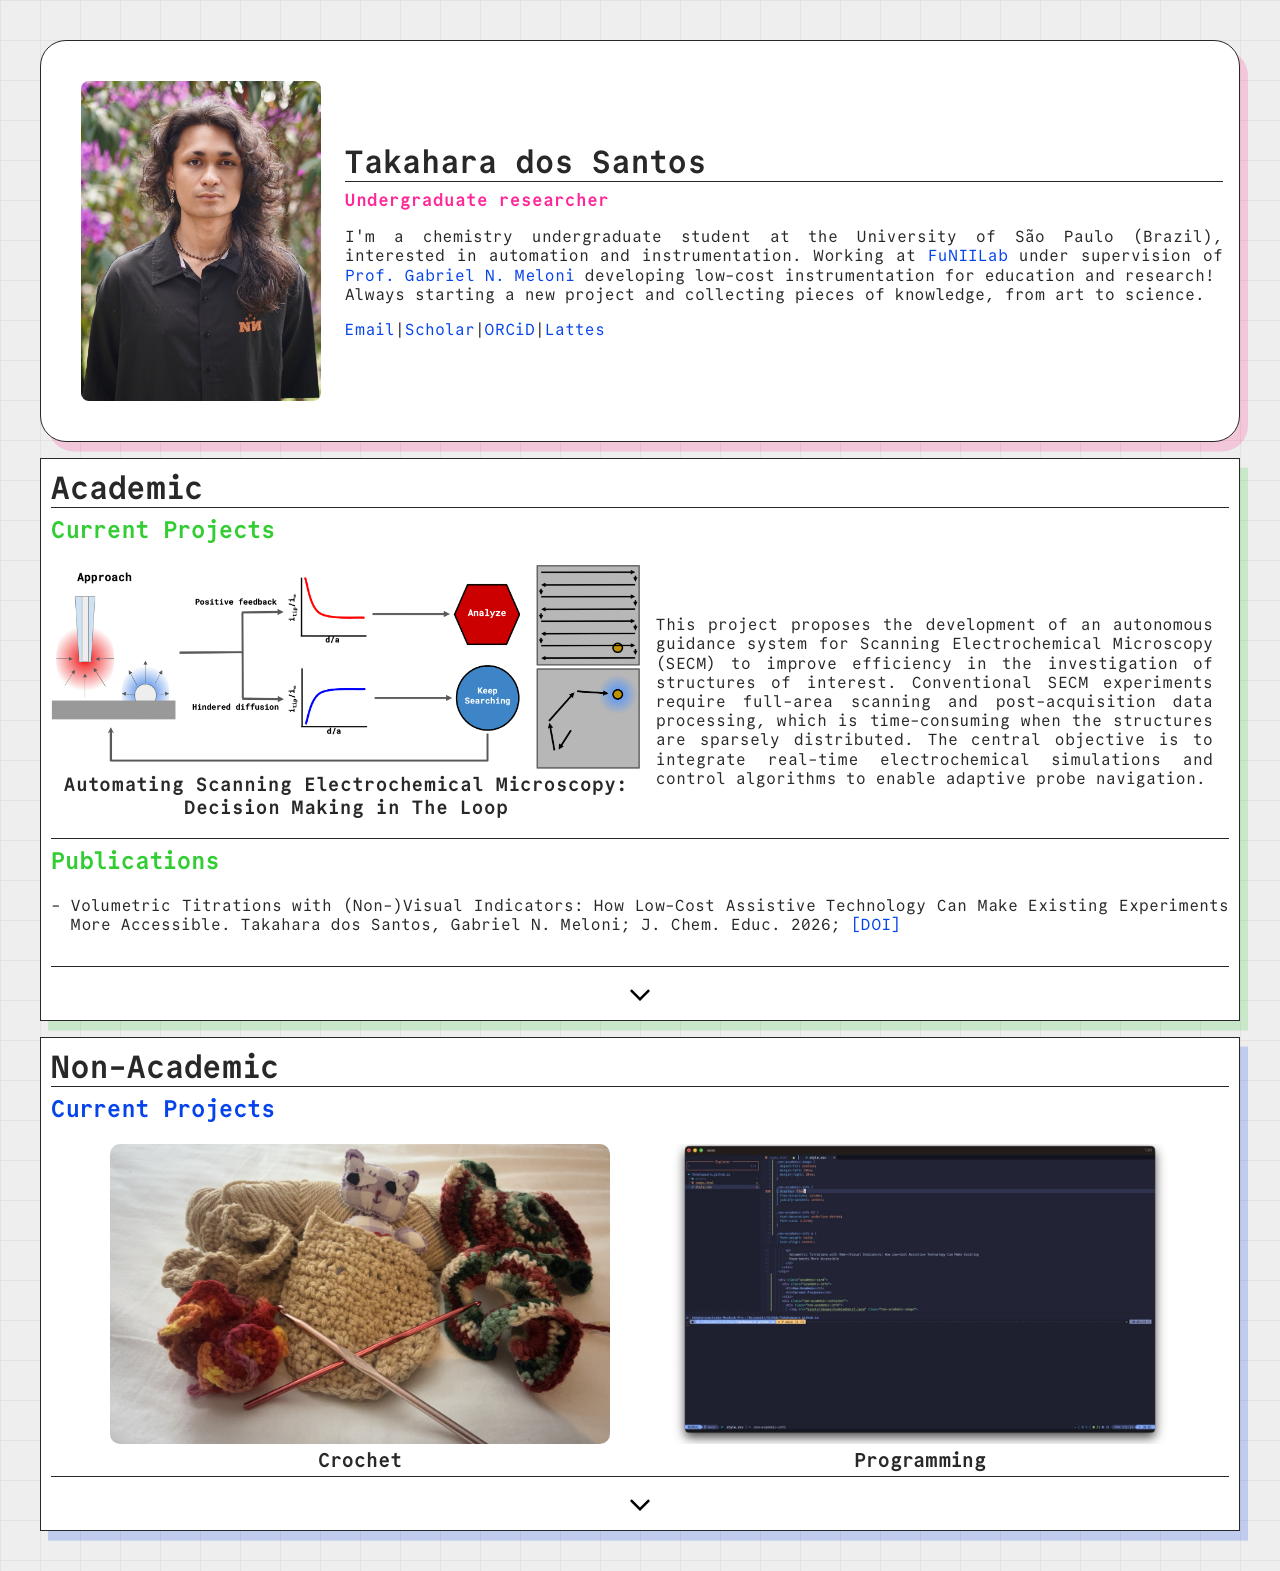
<file: index.html>
<!doctype html>
<html lang="en">
  <head>
    <meta charset="utf-8" />
    <meta name="viewport" content="width=device-width, initial-scale=1.0" />
    <link rel="stylesheet" href="style.css" />
    <script text="text/javascript" src="expand.js" defer></script>
    <link rel="icon" type="image" href="./assets/favicon/favicon.png" />
    <title>Takahara dos Santos</title>
  </head>

  <body>
    <!-- Profile -->
    <div class="profile-card">
      <img
        src="./assets/images/profileImage.webp"
        alt="My profile image"
        class="profile-image"
      />
      <div class="profile-info">
        <h1>Takahara dos Santos</h1>
        <h2>Undergraduate researcher</h2>
        <p>
          I'm a chemistry undergraduate student at the University of São Paulo
          (Brazil), interested in automation and instrumentation. Working at
          <a target="_blank" href="https://www.funiilab.com/">FuNIILab</a> under
          supervision of
          <a
            target="_blank"
            href="https://scholar.google.com/citations?user=do7ijcEAAAAJ&hl=en&oi=ao"
            >Prof. Gabriel N. Meloni</a
          >
          developing low-cost instrumentation for education and research! <br />
          Always starting a new project and collecting pieces of knowledge, from
          art to science.
        </p>
        <div class="profile-contact">
          <a target="_blank" href="mailto:takahra.santos@usp.br">Email</a>
          <p>|</p>
          <a
            target="_blank"
            href="https://scholar.google.com/citations?user=e5hEqAcAAAAJ&hl=pt-BR&authuser=1"
            >Scholar</a
          >
          <p>|</p>
          <a target="_blank" href="https://orcid.org/0000-0002-8720-2507"
            >ORCiD</a
          >
          <p>|</p>
          <a target="_blank" href="http://lattes.cnpq.br/4631673247175651"
            >Lattes</a
          >
        </div>
      </div>
    </div>

    <!-- Academic -->
    <div class="academic-card">
      <h1>Academic</h1>
      <h2>Current Projects</h2>
      <div class="academic-container">
        <div class="academic-paper">
          <img src="./assets/images/academic2.webp" />
          <p>
            Automating Scanning Electrochemical Microscopy: Decision Making in
            The Loop
          </p>
        </div>
        <p class="academic-paper-description">
          This project proposes the development of an autonomous guidance system
          for Scanning Electrochemical Microscopy (SECM) to improve efficiency
          in the investigation of structures of interest. Conventional SECM
          experiments require full-area scanning and post-acquisition data
          processing, which is time-consuming when the structures are sparsely
          distributed. The central objective is to integrate real-time
          electrochemical simulations and control algorithms to enable adaptive
          probe navigation.
        </p>
      </div>
      <h2>Publications</h2>
      <div class="academic-experience">
        <ul>
          <li>
            Volumetric Titrations with (Non-)Visual Indicators: How Low-Cost
            Assistive Technology Can Make Existing Experiments More Accessible.
            Takahara dos Santos, Gabriel N. Meloni; J. Chem. Educ. 2026;
            <a
              target="_blank"
              href="https://doi.org/10.1021/acs.jchemed.6c01007"
            >
              [DOI]
            </a>
          </li>
        </ul>
      </div>
      <ul class="preview">
        <div>
          <h2>Experience</h2>
          <div class="academic-experience">
            <ul>
              <li>
                B. Sc. Chemistry, University of São Paulo, 2022 - Present, IC
                FAPESP Fellowship
              </li>
              <li>
                Research Intern at University of Illinois Urbana-Champaing under
                supervision
                <a
                  target="_blank"
                  href="https://scholar.google.com/citations?hl=en&user=RFe09KwAAAAJ&view_op=list_works&sortby=pubdate"
                  >Prof. Joaquín Rodríguez-López</a
                >, 2026, BEPE FAPESP Fellowship
              </li>
              <li>
                Teacher Assistant at State School Major Arcy - 2022 - 2023,
                PIBID Fellowship
              </li>
              <li>
                Poster Presentation, 48<sup>th</sup> Brazilian Chemical Society
                Annual Meeting, 2025, Best Analytical Poster
              </li>

              <li>
                Poster Presentation, 33<sup>th</sup> USP International Symposium
                of Undergraduate Research, 2025, Honor Mention
              </li>
              <li>
                Poster Presentation, XXV Brazilian Symposium on
                Electrochemistry, 2025
              </li>
              <li>
                Panel Discussion, VI Instituto de Química-USP Congress, 2024
              </li>
            </ul>
          </div>
        </div>
      </ul>
      <button onclick="togglePreview(this)" class="dropdown-btn">
        <svg
          xmlns="http://www.w3.org/2000/svg"
          height="24px"
          viewBox="0 -960 960 960"
          width="24px"
          fill="#000"
        >
          <path d="m321-80-71-71 329-329-329-329 71-71 400 400L321-80Z" />
        </svg>
      </button>
    </div>
    <!-- Non-Academic -->
    <!-- TODO: Add .html file for each project -->
    <div class="non-academic-card">
      <h1>Non-Academic</h1>
      <h2>Current Projects</h2>
      <div class="non-academic-container">
        <div class="non-academic-info">
          <div id="span" onclick="togglePopUp(this)" class="span">
            <img
              src="./assets/images/nonAcademic1.webp"
              class="non-academic-image"
            />
            <span>
              In July 2026, I visited the
              <a
                target="_blank"
                href="https://kam.illinois.edu/exhibition/stitching-ecologies-urbana-champaign-satellite-crochet-coral-reef"
                >Krennert Art Museum</a
              >
              where a giant
              <a target="_blank" href="https://crochetcoralreef.org/"
                >crochet coral reef</a
              >installation was on display, created by
              <a target="_blank" href="https://christine-wertheim.com/"
                >Christine Wertheim</a
              >
              and
              <a target="_blank" href="https://www.margaretwertheim.com/"
                >Margaret Wertheim.</a
              >
              It was so colorful and creative that I instantly felt the need to
              know how it was made. So I went to the
              <a target="_blank" href="https://www.the-idea-store.org/"
                >The Idea Store,</a
              >
              bought my first hook and yarn, and googled "How to Crochet", the
              first few days were terrible, but soon I was able to follow a
              tutorial to crochet my own hyperbolic coral!
            </span>
          </div>
          <p>Crochet</p>
        </div>
        <div class="non-academic-info">
          <div id="span2" onclick="togglePopUp2(this)" class="span">
            <img
              src="assets/images/nonAcademic2.webp"
              class="non-academic-image"
            />
            <span>
              When I was 12 years old, I told my mom that I wanted to be a game
              developer. Obviously, I had no idea what I was talking about, I
              was just a kid in 2015 watching
              <a target="_blank" href="https://en.wikipedia.org/wiki/Minecraft"
                >Minecraft</a
              >
              video on YouTube. But my lovely mother found a programming school
              for kids in my
              <a target="_blank" href="https://en.wikipedia.org/wiki/Campinas"
                >hometown</a
              >
              and enrolled me. Since then, programming has stayed in my life in
              some way, but I never took it seriously. Now, I am trying to learn
              more by building
              <a target="_blank" href="https://github.com/Takahaaaara"
                >projects</a
              >
              like this personal website to honor that childhood curiosity.
            </span>
          </div>
          <p>Programming</p>
        </div>
      </div>
      <ul class="preview">
        <div>
          <h2>Projects</h2>
          <div class="non-academic-container">
            <div class="non-academic-info">
              <div id="span3" onclick="togglePopUp3(this)" class="span">
                <img
                  src="./assets/images/nonAcademic3.webp"
                  class="non-academic-image"
                />
                <span>
                  I made my first friends in college at a QiB (Quinta i Breja |
                  <i>Thursday n Beer</i>) a typical party inside
                  <a
                    target="_blank"
                    href="https://en.wikipedia.org/wiki/University_of_S%C3%A3o_Paulo"
                    >USP.</a
                  >
                  Back then, QiBs were organized by a artistic and cultural
                  collective formed by
                  <a target="_blank" href="https://www.eca.usp.br/en">ECA</a>
                  students called
                  <a target="_blank" href="https://www.instagram.com/canilvive/"
                    >CANiL,</a
                  >
                  at one point they posted on Instagram that they were
                  recruiting new members, so I submitted my application and
                  waited. A week later they messaged asking if I wanted to work
                  at their next QiB. That’s how I started, and I 'never'
                  stopped.
                </span>
              </div>
              <p>CANiL</p>
            </div>
            <div class="non-academic-info">
              <div id="span4" onclick="togglePopUp4(this)" class="span">
                <img
                  src="./assets/images/nonAcademic4.webp"
                  class="non-academic-image"
                />
                <span>
                  "<a
                    target="_blank"
                    href="https://www.instagram.com/sindj.usp/"
                    >Sindicato dos DJs da USP [SinDJ-USP]</a
                  >" (<i>USP DJs' Labor Union</i>) was a project I created to
                  host workshops with experienced DJs on campus, teaching new
                  students how to play a set, use the equipment, and more. The
                  funniest part is that while a "DJ labor union" started as a
                  joke, it lowkey turned into a reality, a complete
                  <a
                    target="_blank"
                    href="https://en.wikipedia.org/wiki/Hyperstition"
                    >hyperstition.</a
                  >
                  I actually ended up having meetings and discussions during
                  student strikes about gig payment and artistic freedom at
                  university parties.
                </span>
              </div>
              <p>SinDJ-USP</p>
            </div>
            <div class="non-academic-info">
              <a href="vj.html">
                <img
                  src="./assets/images/nonAcademic5.webp"
                  class="non-academic-image"
                />
              </a>
              <p>VJ</p>
            </div>
          </div>
        </div>
      </ul>
      <button onclick="togglePreview(this)" class="dropdown-btn">
        <svg
          xmlns="http://www.w3.org/2000/svg"
          height="24px"
          viewBox="0 -960 960 960"
          width="24px"
          fill="#000"
        >
          <path d="m321-80-71-71 329-329-329-329 71-71 400 400L321-80Z" />
        </svg>
      </button>
    </div>
  </body>
</html>
</file>
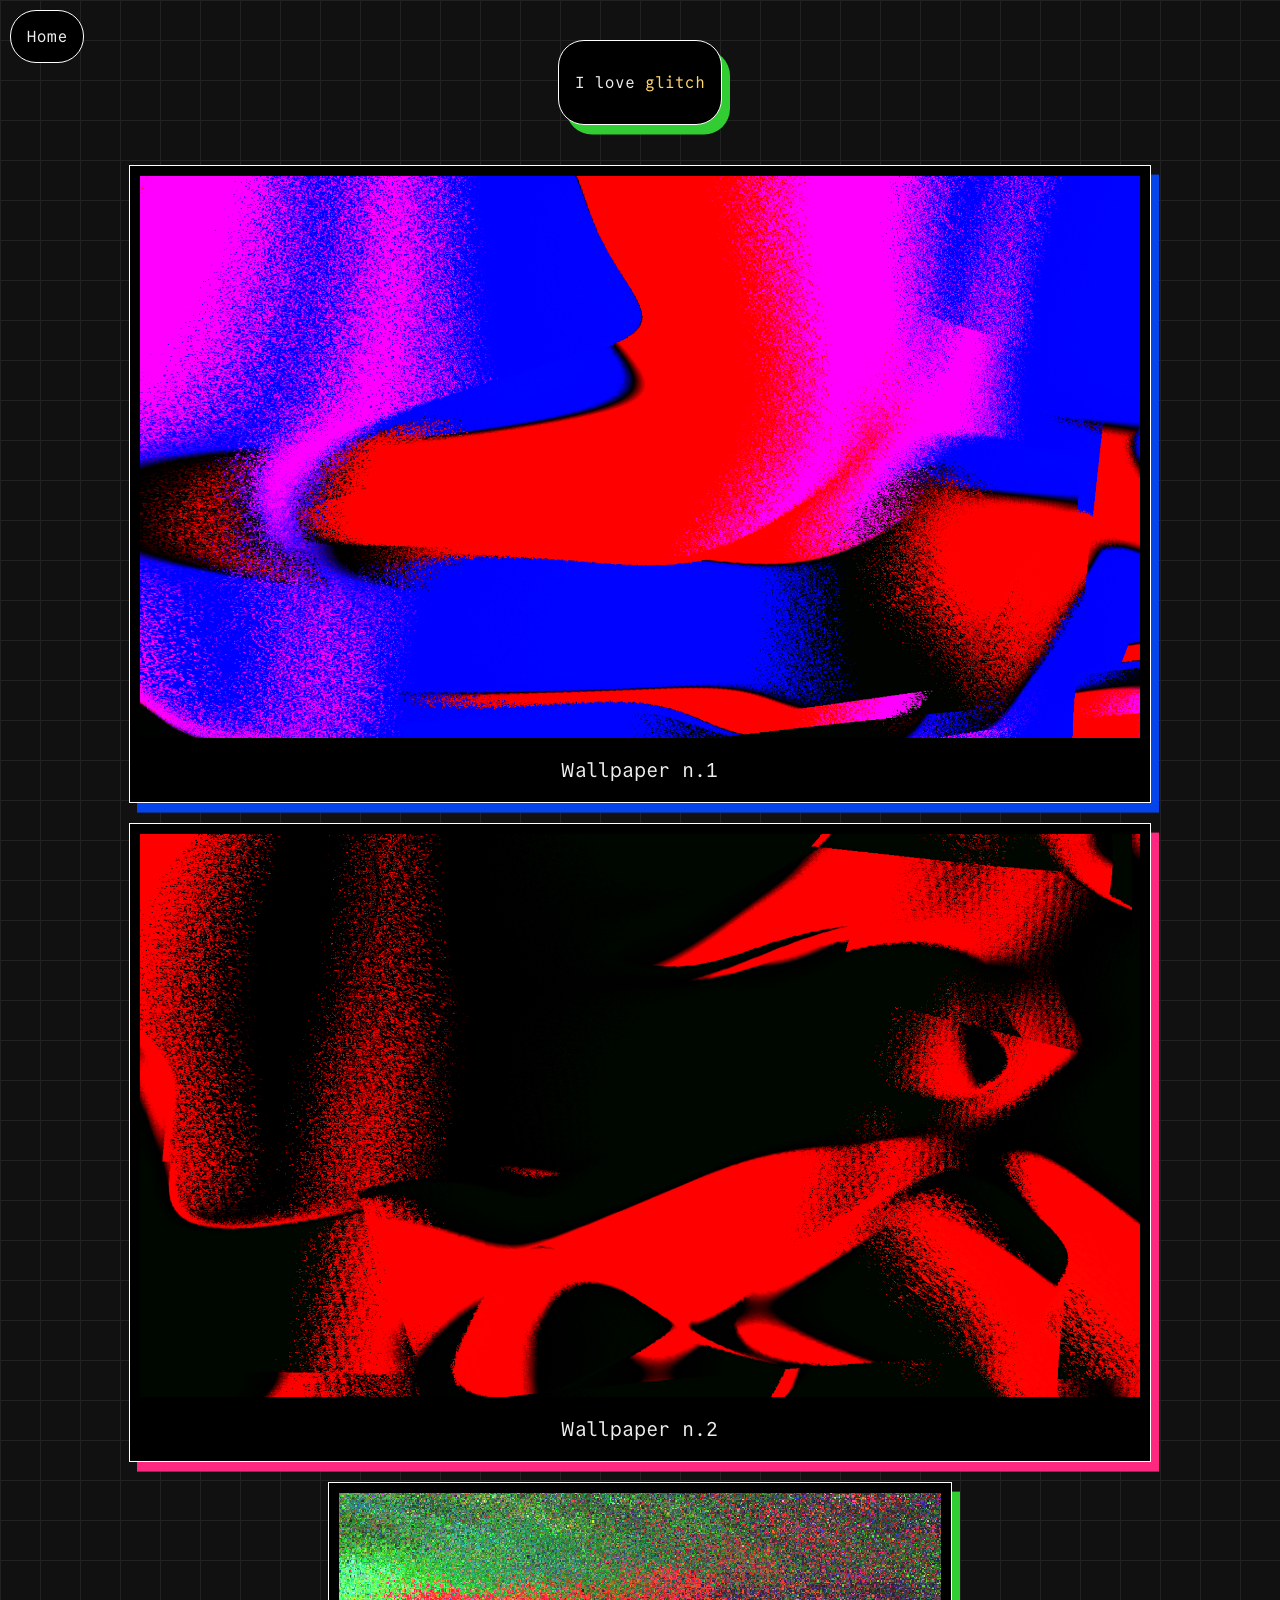
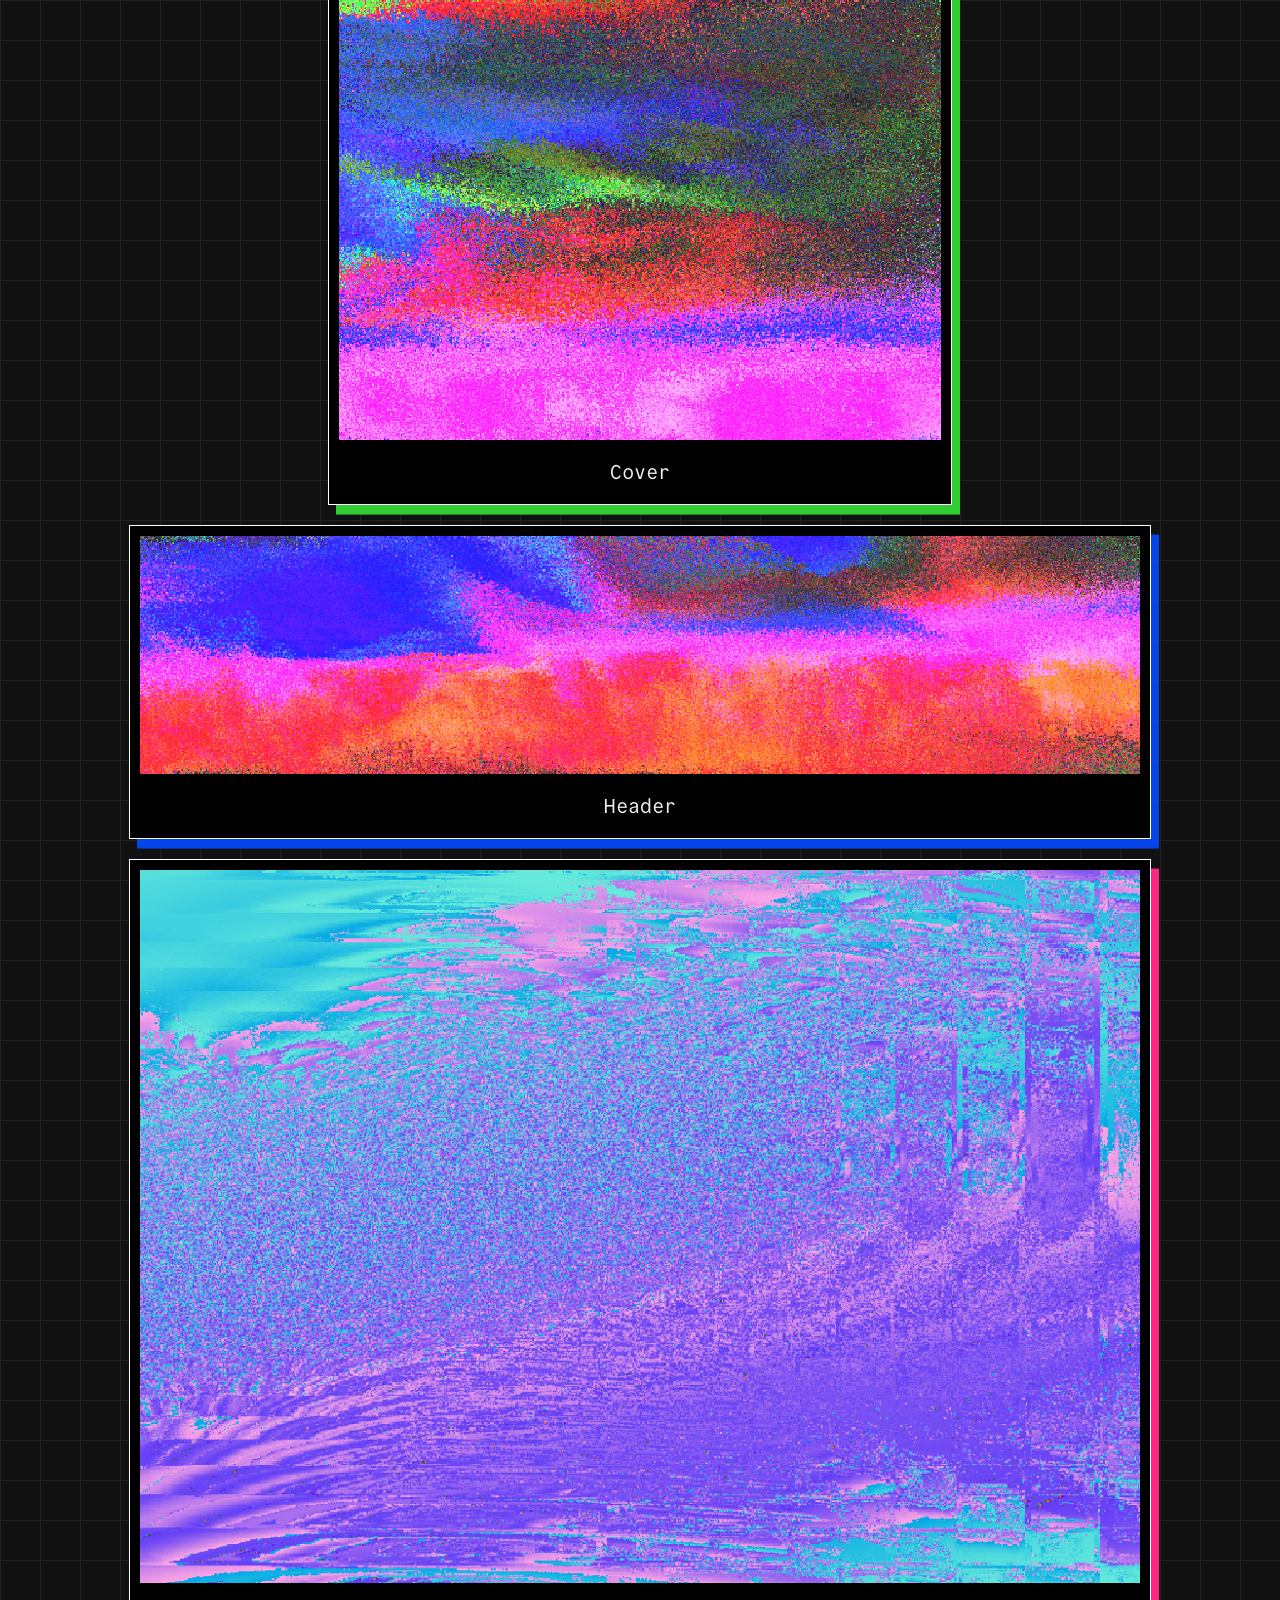
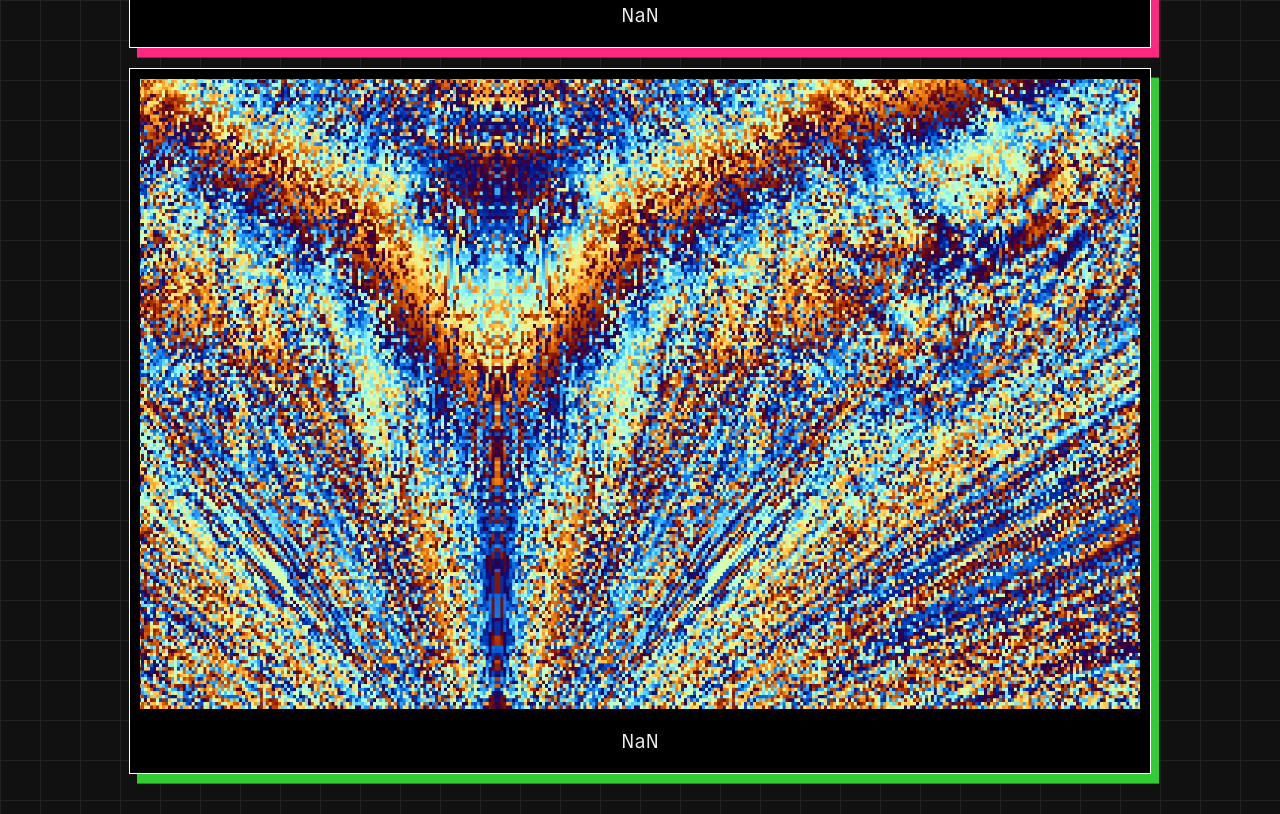
<file: vj.html>
<!doctype html>
<html lang="en">
  <head>
    <meta charset="utf-8" />
    <meta name="viewport" content="width=device-width, initial-scale=1.0" />
    <link rel="stylesheet" href="styleVj.css" />
    <link rel="icon" type="image" href="./assets/favicon/favicon.png" />
    <title>Takahara dos Santos</title>
  </head>

  <body>
    <header>
      <a href="index.html">Home</a>
    </header>
    <div class="head-card">
      <p>
        I love
        <a target="_blank" href="https://en.wikipedia.org/wiki/Glitch"
          >glitch</a
        >
      </p>
    </div>
    <div class="image-card">
      <img src="./assets/vj/vj3.webp" />
      <p>Wallpaper n.1</p>
    </div>
    <div class="image-card">
      <img src="./assets/vj/vj4.webp" />
      <p>Wallpaper n.2</p>
    </div>
    <div class="image-card">
      <img src="./assets/vj/vj1.webp" />
      <p>Cover</p>
    </div>
    <div class="image-card">
      <img src="./assets/vj/vj2.webp" />
      <p>Header</p>
    </div>
    <div class="image-card">
      <img src="./assets/vj/vj5.webp" />
      <p>NaN</p>
    </div>
    <div class="image-card">
      <img src="./assets/vj/vj7.webp" />
      <p>NaN</p>
    </div>
  </body>
</html>
</file>
<file: style.css>
/* global variables to the theme */
:root {
  --background-color: #eeeeee;
  --text-color: #282828;
  --link-color: #0543eb;
}

@font-face {
  font-display: swap;
  font-family: Commit Mono;
  font-weight: 400;
  src: url(assets/fonts/commit-mono-latin-400-normal-8366ba2b2088257c4c85508855716c04.woff2);
}

@font-face {
  font-display: swap;
  font-family: Commit Mono;
  font-weight: bold;
  src: url(assets/fonts/commit-mono-latin-700-normal-a65a3dd452e5ade813881569eec050b2.woff2);
}

body {
  font-family:
    "Commit Mono",
    "MesloLGL Nerd Font",
    -apple-system;
  background-color: var(--background-color);
  background-image:
    linear-gradient(#e6e1de 1px, transparent 1px),
    linear-gradient(90deg, #e6e1de 1px, transparent 1px);
  background-size: 40px 40px;
  color: var(--text-color);
  line-height: 1.2;
  max-width: 1200px;
  margin: 40px auto;
  padding: 0 20px;
}

a {
  color: var(--link-color);
  text-decoration: none;
  font-style: normal;
}

a:hover {
  color: #ffd771;
  text-decoration: underline;
}

img {
  max-width: 100%;
  height: auto;
}

h1 {
  margin-top: 0;
  margin-bottom: 0.5rem;
  border-bottom: 1px solid;
}

.dropdown-btn {
  align-items: center;
  padding: 0;
  margin-top: 0;
  margin-bottom: 0;
  border: 0;
  background: none;
  cursor: pointer;
  transition: 300ms ease-in-out;

  > svg {
    rotate: 90deg;
  }
}
.dropdown-btn.rotate {
  > svg {
    rotate: 270deg;
  }
}

h2 {
  font-size: 1.1rem;
  color: #ff2898;
  margin-top: 0;
  font-weight: bold;
}

ul {
  margin-top: 0;
}

.profile-card {
  display: flex;
  background-color: #ffffff;
  padding: 1rem;
  border-radius: 26px;
  box-shadow: 0.5rem 0.6rem rgba(255, 40, 128, 0.2);
  border: 1px solid;
}

@media (max-width: 600px) {
  .profile-card {
    flex-direction: column;
    align-items: center;
    text-align: center;
  }
}

.profile-image {
  width: 15rem;
  height: 20rem;
  margin: 1.5rem;
  object-fit: cover;
  border-radius: 0.5rem;
  flex-shrink: 0;
}

.profile-info {
  align-content: center;
}

.profile-info p {
  text-align: justify;
}

.profile-contact {
  display: flex;
  flex-direction: row;
}

@media (max-width: 600px) {
  .profile-contact {
    justify-content: center;
  }
}

.profile-contact p {
  margin: 0;
}

.academic-container {
  display: grid;
  grid-template-columns: 1fr 1fr;
  align-items: center;
  border-bottom: 1px solid;
  margin-bottom: 8px;
}

.preview {
  padding: 0;
  display: grid;
  grid-template-rows: 0fr;
  transition: 300ms ease-in-out;
  > div {
    overflow: hidden;
  }
}

.preview.show {
  grid-template-rows: 1fr;
}

@media (max-width: 600px) {
  .academic-container {
    display: flex;
    margin-top: 0;
    font-size: 1rem;
    display: flex;
    text-align: center;

    flex-direction: column;
  }
}

.academic-card {
  margin-top: 1rem;
  display: flex;
  flex-direction: column;
  background-color: #ffffff;
  padding: 10px;
  box-shadow: 0.5rem 0.6rem rgba(50, 205, 50, 0.2);
  border: 1px solid;
}

.academic-card h2 {
  font-size: 1.5rem;
  color: #32cd32;
}

.academic-paper img {
  max-width: 100%;
  height: auto;
}

.academic-paper p {
  margin-top: 0;
  font-weight: bold;
  font-size: 1.2rem;
  display: flex;
  text-align: center;
}

@media (max-width: 600px) {
  .academic-paper {
    display: flex;
    flex-direction: column-reverse;
    margin-top: 1rem;
  }
}

.academic-paper-description {
  text-align: justify;
  margin-left: 1rem;
  margin-right: 1rem;
}

.academic-experience {
  padding-bottom: 16px;
  text-align: justify;
  border-bottom: 1px solid;
  > ul {
    padding-right: 0;
    padding-left: 20px;
  }
}
li + li {
  margin-top: 10px;
}
ul li::marker {
  content: "- ";
  font-size: 1rem;
  color: var(--text-color);
}

.non-academic-card {
  position: relative;
  z-index: 1;
  margin-top: 1rem;
  display: flex;
  flex-direction: column;
  justify-content: center;
  background-color: #ffffff;
  padding: 10px;
  box-shadow: 0.5rem 0.6rem rgba(5, 67, 235, 0.2);
  border: 1px solid;
}

.non-academic-card h2 {
  font-size: 1.5rem;
  color: #0543eb;
}

.non-academic-container {
  display: flex;
  flex-direction: row;
  flex-wrap: wrap;
  justify-content: space-evenly;
  border-bottom: 1px solid;
}

.non-academic-image {
  width: 500px;
  height: 300px;
  object-fit: cover;
  border-radius: 10px;
}

.non-academic-image:hover {
  cursor: pointer;
}

.non-academic-info {
  display: grid;
  grid-template-rows: 1fr 2rem;
  justify-content: center;
  > ul {
    padding-inline-start: 0;
  }
}

.non-academic-info p {
  font-weight: bold;
  text-align: center;
  font-size: 1.25rem;
  align-self: center;
}

.span {
  display: grid;
  position: relative;
  border: 0;
  padding: 0;
  > span {
    font-family: Commit Mono;
    font-size: 1rem;
    display: none;
  }
}
.span.show {
  > span {
    display: block;
    position: absolute;
    z-index: 20;
    padding: 5px;
    margin: -10px;
    height: auto;
    width: auto;
    background-color: #fff;
    align-self: center;
    text-align: justify;
    border: 1px solid;
    box-shadow: 0.5rem 0.6rem rgba(5, 67, 235, 0.2);
  }
}
@media (max-width: 600px) {
  .span.show {
    > span {
      margin: 0;
    }
  }
}
</file>
<file: styleVj.css>
:root {
  --background-color: #111;
  --text-color: #eee;
  --link-color: #ffd771;
}

@font-face {
  font-display: swap;
  font-family: Commit Mono;
  font-weight: 400;
  src: url(assets/fonts/commit-mono-latin-400-normal-8366ba2b2088257c4c85508855716c04.woff2);
}

body {
  font-family:
    "Commit Mono",
    "MesloLGL Nerd Font",
    -apple-system;
  background-color: var(--background-color);
  background-image:
    linear-gradient(#222 1px, transparent 1px),
    linear-gradient(90deg, #222 1px, transparent 1px);
  background-size: 40px 40px;
  color: var(--text-color);
  line-height: 1.2;
  max-width: 1200px;
  align-self: center;
  display: flex;
  flex-direction: column;
  justify-content: center;
  align-items: center;
  margin: 40px auto;
  padding: 0 20px;
}

a {
  color: var(--link-color);
  text-decoration: none;
  font-style: normal;
}
header {
  position: fixed;
  top: 0;
  left: 0;
  background-color: #000;
  padding: 1rem;
  margin: 10px;
  border-radius: 26px;
  border: 1px solid;
  border-color: #fff;
  > a {
    color: #eee;
  }
}

img {
  max-width: 1000px;
  height: auto;
  margin: 10px;
}
@media (max-width: 600px) {
  img {
    max-width: 280px;
  }
}
div {
  max-width: 1200px;
  &:nth-child(3n-1) {
    box-shadow: 0.5rem 0.6rem rgb(50, 205, 50);
  }
  &:nth-child(3n-2) {
    box-shadow: 0.5rem 0.6rem rgb(255, 40, 128);
  }
  &:nth-child(3n-3) {
    box-shadow: 0.5rem 0.6rem rgb(5, 67, 235);
  }
}
div + div {
  margin-top: 20px;
}
@media (max-width: 600px) {
  div {
    display: flex;
    flex-direction: column;
    align-items: center;
    text-align: center;
    max-width: 300px;
  }
}

.head-card {
  display: flex;
  background-color: #000;
  padding: 1rem;
  border-radius: 26px;
  border: 1px solid;
  border-color: #fff;
  margin-bottom: 20px;
}

.image-card {
  display: flex;
  flex-direction: column;
  justify-content: center;
  align-items: center;
  background-color: #000;
  border: 1px solid;
  border-color: #fff;
  > p {
    font-size: 1.25rem;
    margin-top: 10px;
    margin-bottom: 20px;
  }
}
</file>
